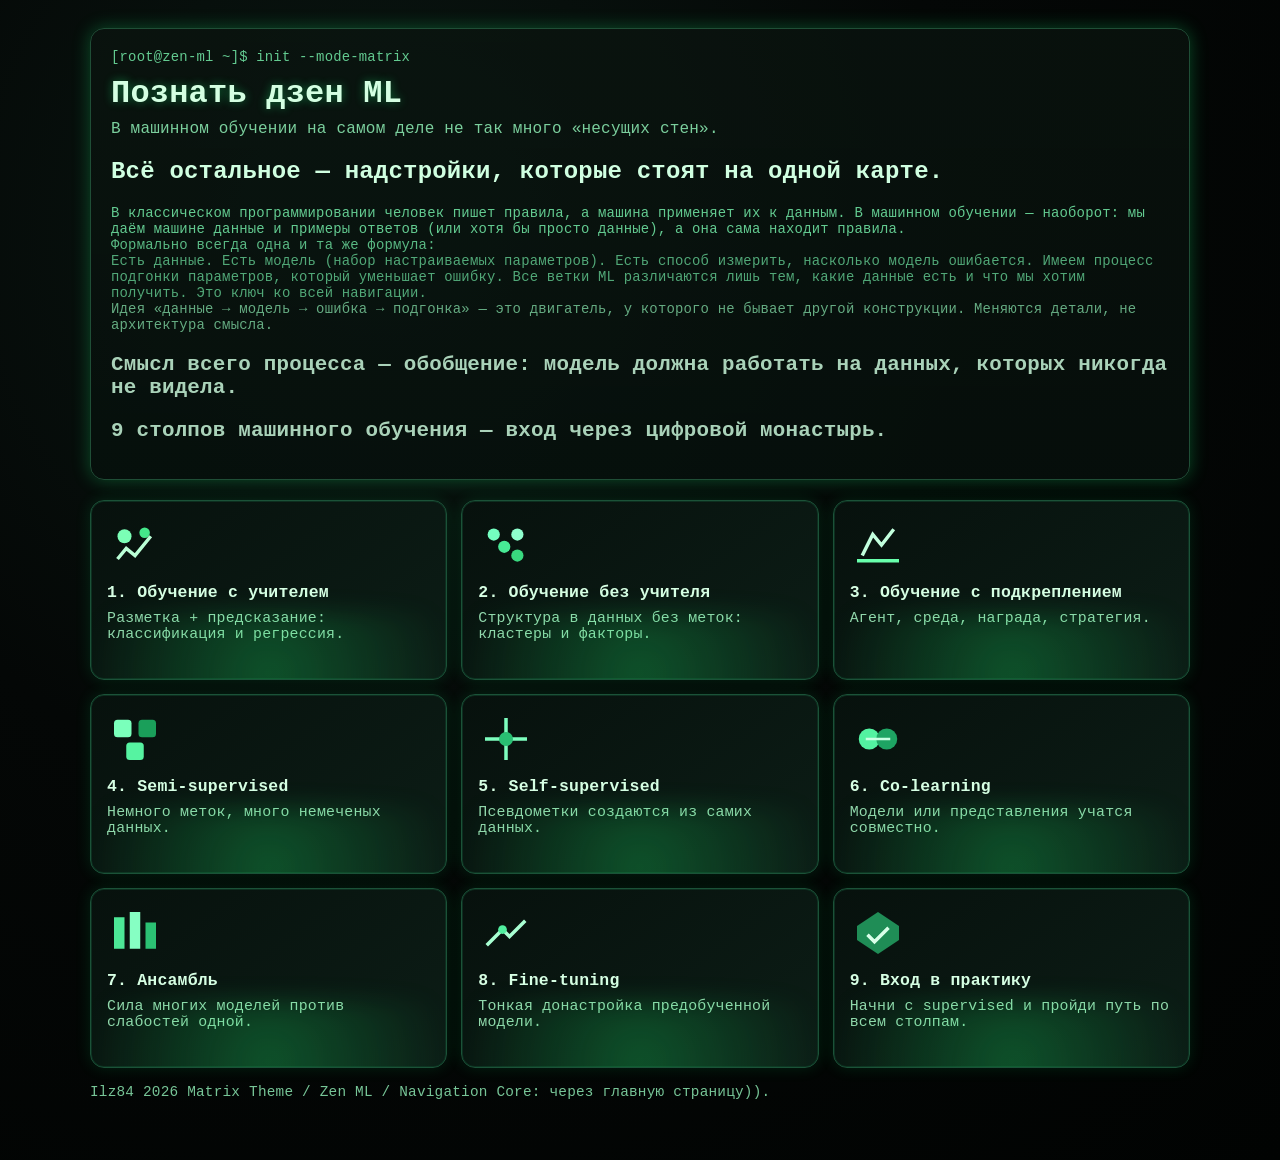
<file: index.html>
<!doctype html>
<html lang="ru">
<head>
  <meta charset="UTF-8" />
  <meta name="viewport" content="width=device-width, initial-scale=1.0" />
  <title>Познать дзен ML</title>
  <link rel="stylesheet" href="styles.css" />
</head>
<body>
  <div class="container">
    <header>
      <div class="terminal-tag">[root@zen-ml ~]$ init --mode-matrix</div>
      <h1>Познать дзен ML</h1>
      <p class="subtitle">В машинном обучении на самом деле не так много «несущих стен».</p>
	  <h2>Всё остальное — надстройки, которые стоят на одной карте.</h2>
	  <div class="terminal-tag">В классическом программировании человек пишет правила, а машина применяет их к данным. В машинном обучении — наоборот: мы даём машине данные и примеры ответов (или хотя бы просто данные), а она сама находит правила.
      <div class="terminal-tag">Формально всегда одна и та же формула:
      <div class="terminal-tag">Есть данные. Есть модель (набор настраиваемых параметров). Есть способ измерить, насколько модель ошибается. Имеем процесс подгонки параметров, который уменьшает ошибку.
Все ветки ML различаются лишь тем, какие данные есть и что мы хотим получить. Это ключ ко всей навигации.</div>
      <p class="subtitle">Идея «данные → модель → ошибка → подгонка» — это двигатель, у которого не бывает другой конструкции. Меняются детали, не архитектура смысла.</p>
      <h2>Смысл всего процесса — обобщение: модель должна работать на данных, которых никогда не видела.</h2>
	  <h2>9 столпов машинного обучения — вход через цифровой монастырь.</h2>
    </header>

    <main class="grid">
      <a class="card-link" data-transition="matrix" href="supervised.html">
        <svg class="icon" viewBox="0 0 64 64"><circle cx="20" cy="22" r="8" fill="#7bffb6"/><circle cx="43" cy="18" r="6" fill="#44e88a"/><path d="M12 48l10-12 10 8 18-22" stroke="#baffd6" stroke-width="4" fill="none"/></svg>
        <h3 class="card-title">1. Обучение с учителем</h3>
        <p class="card-desc">Разметка + предсказание: классификация и регрессия.</p>
      </a>

      <a class="card-link" data-transition="matrix" href="unsupervised.html">
        <svg class="icon" viewBox="0 0 64 64"><circle cx="18" cy="20" r="7" fill="#74ffc0"/><circle cx="30" cy="34" r="7" fill="#47ea95"/><circle cx="45" cy="20" r="7" fill="#8fffce"/><circle cx="45" cy="44" r="7" fill="#39d97f"/></svg>
        <h3 class="card-title">2. Обучение без учителя</h3>
        <p class="card-desc">Структура в данных без меток: кластеры и факторы.</p>
      </a>

      <a class="card-link" data-transition="matrix" href="reinforcement.html">
        <svg class="icon" viewBox="0 0 64 64"><path d="M8 50h48" stroke="#68ffac" stroke-width="4"/><path d="M14 44l12-24 10 12 14-18" stroke="#c2ffdd" stroke-width="4" fill="none"/></svg>
        <h3 class="card-title">3. Обучение с подкреплением</h3>
        <p class="card-desc">Агент, среда, награда, стратегия.</p>
      </a>

      <a class="card-link" data-transition="matrix" href="semisupervised.html">
        <svg class="icon" viewBox="0 0 64 64"><rect x="8" y="10" width="20" height="20" rx="4" fill="#7affbb"/><rect x="36" y="10" width="20" height="20" rx="4" fill="#1a9f5a"/><rect x="22" y="36" width="20" height="20" rx="4" fill="#56f3a1"/></svg>
        <h3 class="card-title">4. Semi-supervised</h3>
        <p class="card-desc">Немного меток, много немеченых данных.</p>
      </a>

      <a class="card-link" data-transition="matrix" href="selfsupervised.html">
        <svg class="icon" viewBox="0 0 64 64"><path d="M32 8v48M8 32h48" stroke="#7dfebe" stroke-width="4"/><circle cx="32" cy="32" r="8" fill="#29bf72"/></svg>
        <h3 class="card-title">5. Self-supervised</h3>
        <p class="card-desc">Псевдометки создаются из самих данных.</p>
      </a>

      <a class="card-link" data-transition="matrix" href="colearning.html">
        <svg class="icon" viewBox="0 0 64 64"><circle cx="22" cy="32" r="12" fill="#53f2a1"/><circle cx="42" cy="32" r="12" fill="#1ea463"/><path d="M18 32h28" stroke="#c8ffe2" stroke-width="3"/></svg>
        <h3 class="card-title">6. Co-learning</h3>
        <p class="card-desc">Модели или представления учатся совместно.</p>
      </a>

      <a class="card-link" data-transition="matrix" href="ensemble.html">
        <svg class="icon" viewBox="0 0 64 64"><rect x="8" y="14" width="12" height="36" fill="#4ce796"/><rect x="26" y="8" width="12" height="42" fill="#86ffc3"/><rect x="44" y="20" width="12" height="30" fill="#2bc173"/></svg>
        <h3 class="card-title">7. Ансамбль</h3>
        <p class="card-desc">Сила многих моделей против слабостей одной.</p>
      </a>

      <a class="card-link" data-transition="matrix" href="finetuning.html">
        <svg class="icon" viewBox="0 0 64 64"><path d="M10 46l18-18 8 8 18-18" stroke="#a8ffd2" stroke-width="4" fill="none"/><circle cx="28" cy="28" r="5" fill="#51ef9f"/></svg>
        <h3 class="card-title">8. Fine-tuning</h3>
        <p class="card-desc">Тонкая донастройка предобученной модели.</p>
      </a>

      <a class="card-link" data-transition="matrix" href="supervised.html">
        <svg class="icon" viewBox="0 0 64 64"><polygon points="32,8 56,24 56,40 32,56 8,40 8,24" fill="#1f8d56"/><path d="M20 34l8 8 16-16" stroke="#d9ffe9" stroke-width="4" fill="none"/></svg>
        <h3 class="card-title">9. Вход в практику</h3>
        <p class="card-desc">Начни с supervised и пройди путь по всем столпам.</p>
      </a>
    </main>

    <footer>	Ilz84	 2026		Matrix Theme / Zen ML / Navigation Core: через главную страницу)).</footer>
  </div>
  <script src="matrix-transition.js"></script>
</body>
</html>
</file>
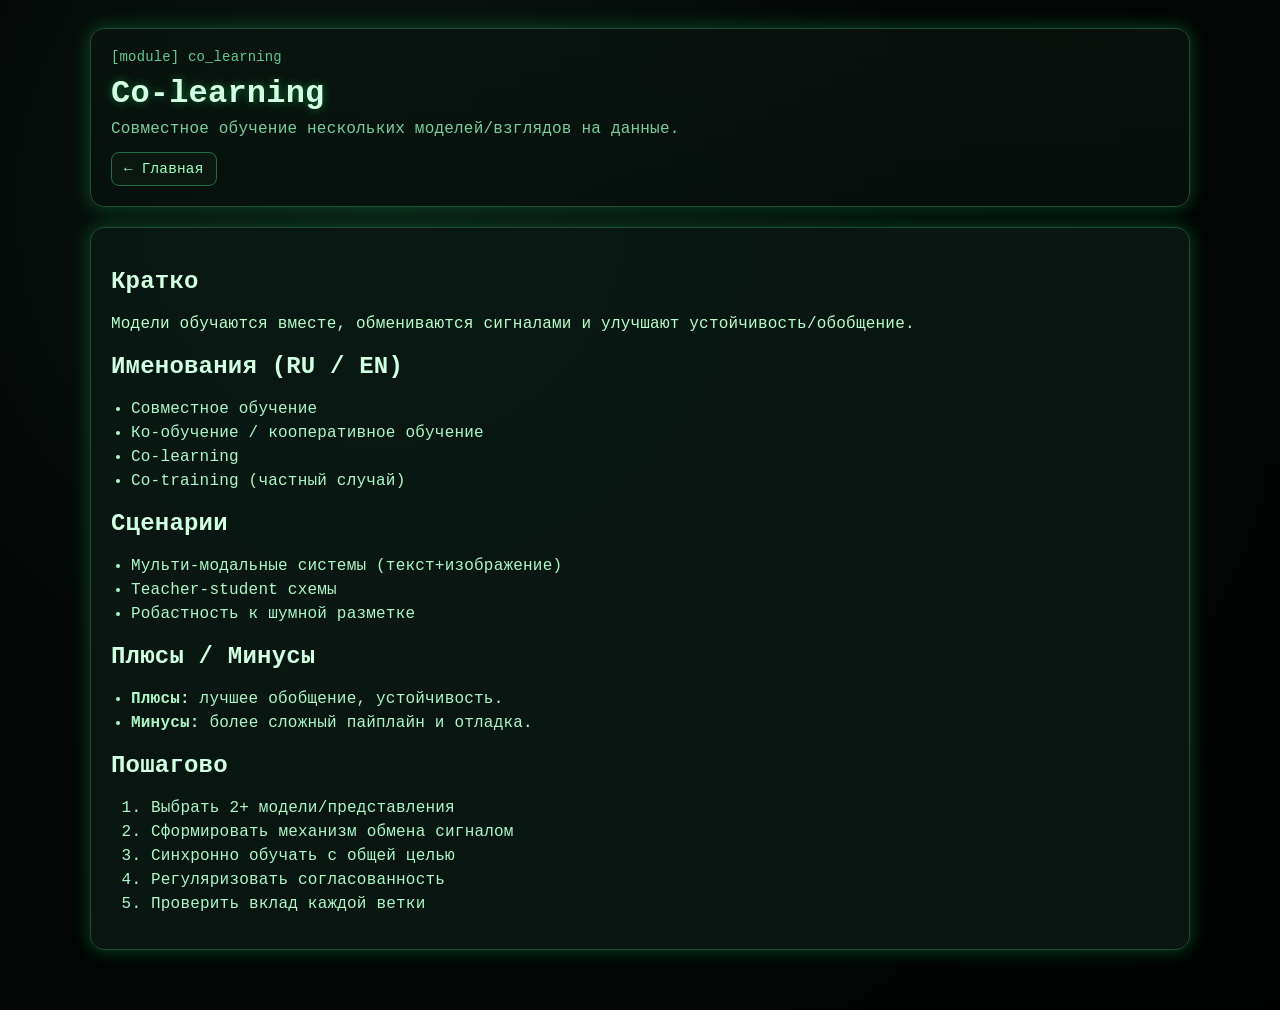
<file: colearning.html>
<!doctype html>
<html lang="ru">
<head>
  <meta charset="UTF-8" />
  <meta name="viewport" content="width=device-width, initial-scale=1.0" />
  <title>Co-learning</title>
  <link rel="stylesheet" href="styles.css" />
</head>
<body>
  <div class="container">
    <header>
      <div class="terminal-tag">[module] co_learning</div>
      <h1>Co-learning</h1>
      <p class="subtitle">Совместное обучение нескольких моделей/взглядов на данные.</p>
      <nav class="main-nav"><a class="nav-btn" data-transition="matrix" href="index.html">← Главная</a></nav>
    </header>

    <section class="content">
      <h2>Кратко</h2>
      <p>Модели обучаются вместе, обмениваются сигналами и улучшают устойчивость/обобщение.</p>

      <h2>Именования (RU / EN)</h2>
      <ul>
        <li>Совместное обучение</li>
        <li>Ко-обучение / кооперативное обучение</li>
        <li>Co-learning</li>
        <li>Co-training (частный случай)</li>
      </ul>

      <h2>Сценарии</h2>
      <ul>
        <li>Мульти-модальные системы (текст+изображение)</li>
        <li>Teacher-student схемы</li>
        <li>Робастность к шумной разметке</li>
      </ul>

      <h2>Плюсы / Минусы</h2>
      <ul>
        <li><b>Плюсы:</b> лучшее обобщение, устойчивость.</li>
        <li><b>Минусы:</b> более сложный пайплайн и отладка.</li>
      </ul>

      <h2>Пошагово</h2>
      <ol>
        <li>Выбрать 2+ модели/представления</li>
        <li>Сформировать механизм обмена сигналом</li>
        <li>Синхронно обучать с общей целью</li>
        <li>Регуляризовать согласованность</li>
        <li>Проверить вклад каждой ветки</li>
      </ol>
    </section>
  </div>
  <script src="matrix-transition.js"></script>
</body>
</html>
</file>
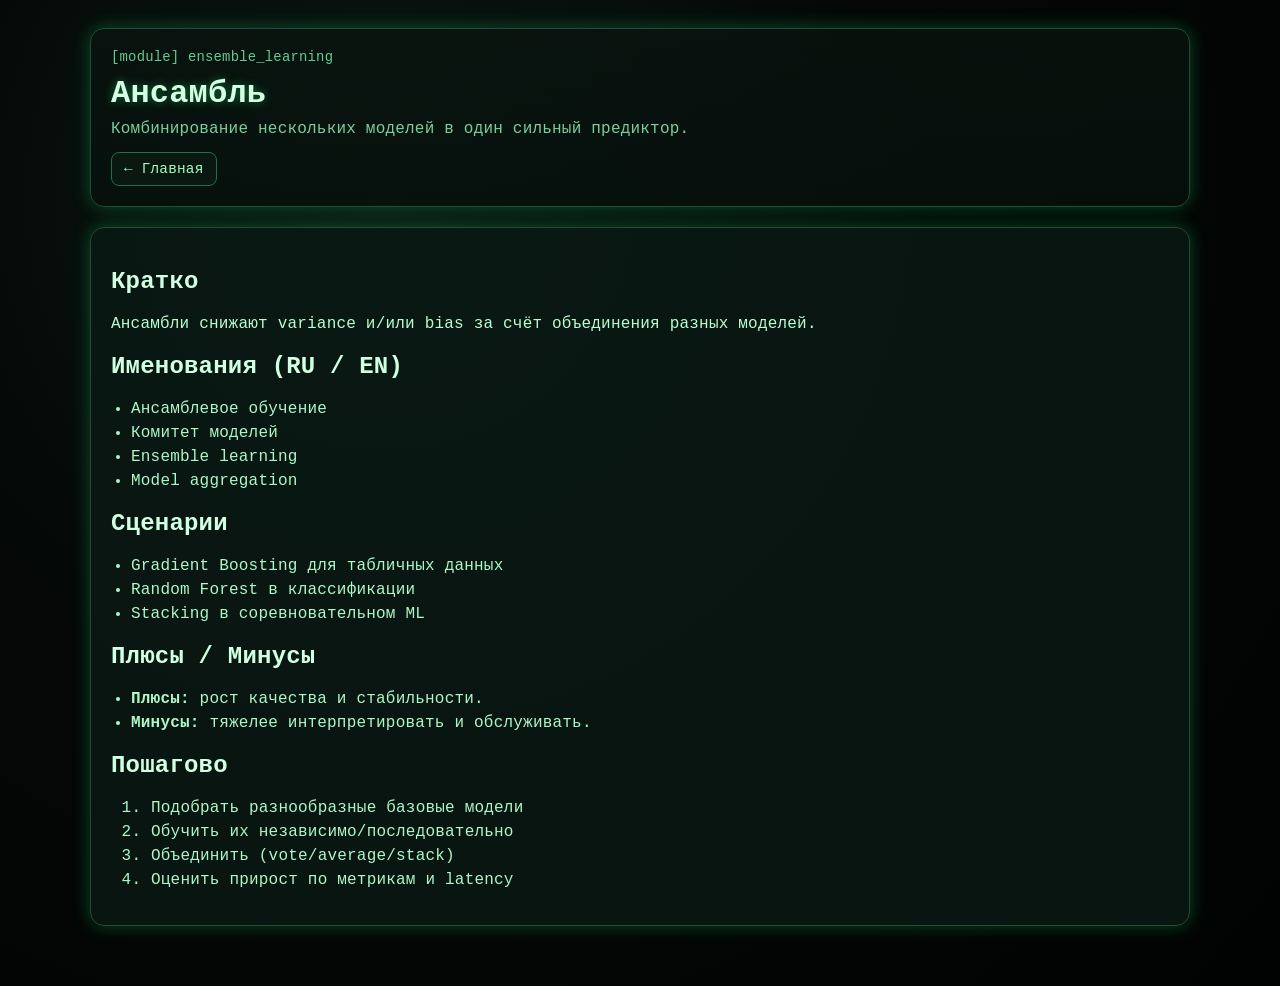
<file: ensemble.html>
<!doctype html>
<html lang="ru">
<head>
  <meta charset="UTF-8" />
  <meta name="viewport" content="width=device-width, initial-scale=1.0" />
  <title>Ансамбли</title>
  <link rel="stylesheet" href="styles.css" />
</head>
<body>
  <div class="container">
    <header>
      <div class="terminal-tag">[module] ensemble_learning</div>
      <h1>Ансамбль</h1>
      <p class="subtitle">Комбинирование нескольких моделей в один сильный предиктор.</p>
      <nav class="main-nav"><a class="nav-btn" data-transition="matrix" href="index.html">← Главная</a></nav>
    </header>

    <section class="content">
      <h2>Кратко</h2>
      <p>Ансамбли снижают variance и/или bias за счёт объединения разных моделей.</p>

      <h2>Именования (RU / EN)</h2>
      <ul>
        <li>Ансамблевое обучение</li>
        <li>Комитет моделей</li>
        <li>Ensemble learning</li>
        <li>Model aggregation</li>
      </ul>

      <h2>Сценарии</h2>
      <ul>
        <li>Gradient Boosting для табличных данных</li>
        <li>Random Forest в классификации</li>
        <li>Stacking в соревновательном ML</li>
      </ul>

      <h2>Плюсы / Минусы</h2>
      <ul>
        <li><b>Плюсы:</b> рост качества и стабильности.</li>
        <li><b>Минусы:</b> тяжелее интерпретировать и обслуживать.</li>
      </ul>

      <h2>Пошагово</h2>
      <ol>
        <li>Подобрать разнообразные базовые модели</li>
        <li>Обучить их независимо/последовательно</li>
        <li>Объединить (vote/average/stack)</li>
        <li>Оценить прирост по метрикам и latency</li>
      </ol>
    </section>
  </div>
  <script src="matrix-transition.js"></script>
</body>
</html>
</file>
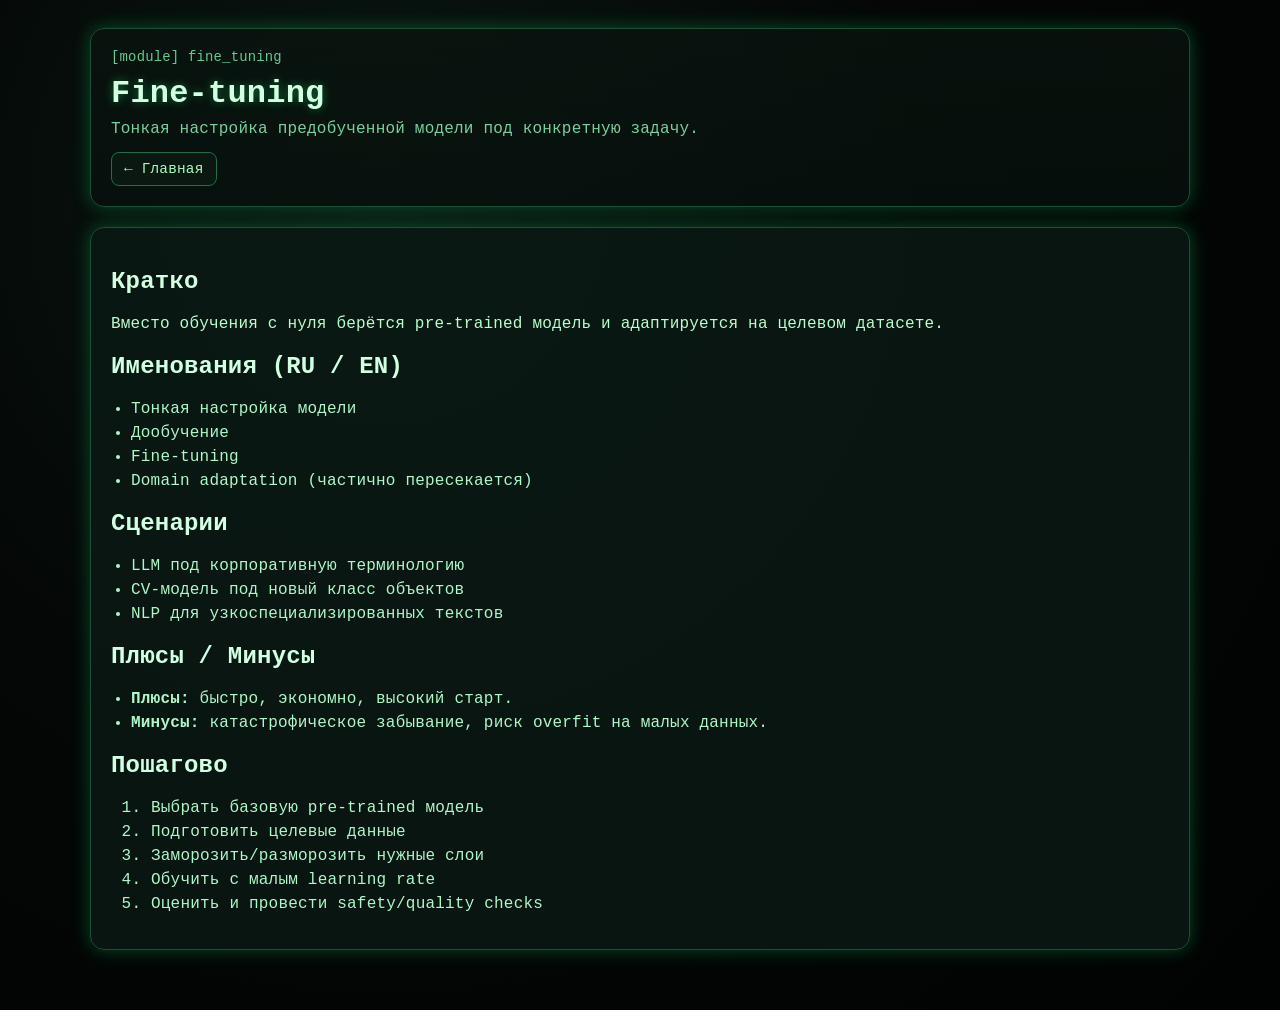
<file: finetuning.html>
<!doctype html>
<html lang="ru">
<head>
  <meta charset="UTF-8" />
  <meta name="viewport" content="width=device-width, initial-scale=1.0" />
  <title>Fine-tuning</title>
  <link rel="stylesheet" href="styles.css" />
</head>
<body>
  <div class="container">
    <header>
      <div class="terminal-tag">[module] fine_tuning</div>
      <h1>Fine-tuning</h1>
      <p class="subtitle">Тонкая настройка предобученной модели под конкретную задачу.</p>
      <nav class="main-nav"><a class="nav-btn" data-transition="matrix" href="index.html">← Главная</a></nav>
    </header>

    <section class="content">
      <h2>Кратко</h2>
      <p>Вместо обучения с нуля берётся pre-trained модель и адаптируется на целевом датасете.</p>

      <h2>Именования (RU / EN)</h2>
      <ul>
        <li>Тонкая настройка модели</li>
        <li>Дообучение</li>
        <li>Fine-tuning</li>
        <li>Domain adaptation (частично пересекается)</li>
      </ul>

      <h2>Сценарии</h2>
      <ul>
        <li>LLM под корпоративную терминологию</li>
        <li>CV-модель под новый класс объектов</li>
        <li>NLP для узкоспециализированных текстов</li>
      </ul>

      <h2>Плюсы / Минусы</h2>
      <ul>
        <li><b>Плюсы:</b> быстро, экономно, высокий старт.</li>
        <li><b>Минусы:</b> катастрофическое забывание, риск overfit на малых данных.</li>
      </ul>

      <h2>Пошагово</h2>
      <ol>
        <li>Выбрать базовую pre-trained модель</li>
        <li>Подготовить целевые данные</li>
        <li>Заморозить/разморозить нужные слои</li>
        <li>Обучить с малым learning rate</li>
        <li>Оценить и провести safety/quality checks</li>
      </ol>
    </section>
  </div>
  <script src="matrix-transition.js"></script>
</body>
</html>
</file>
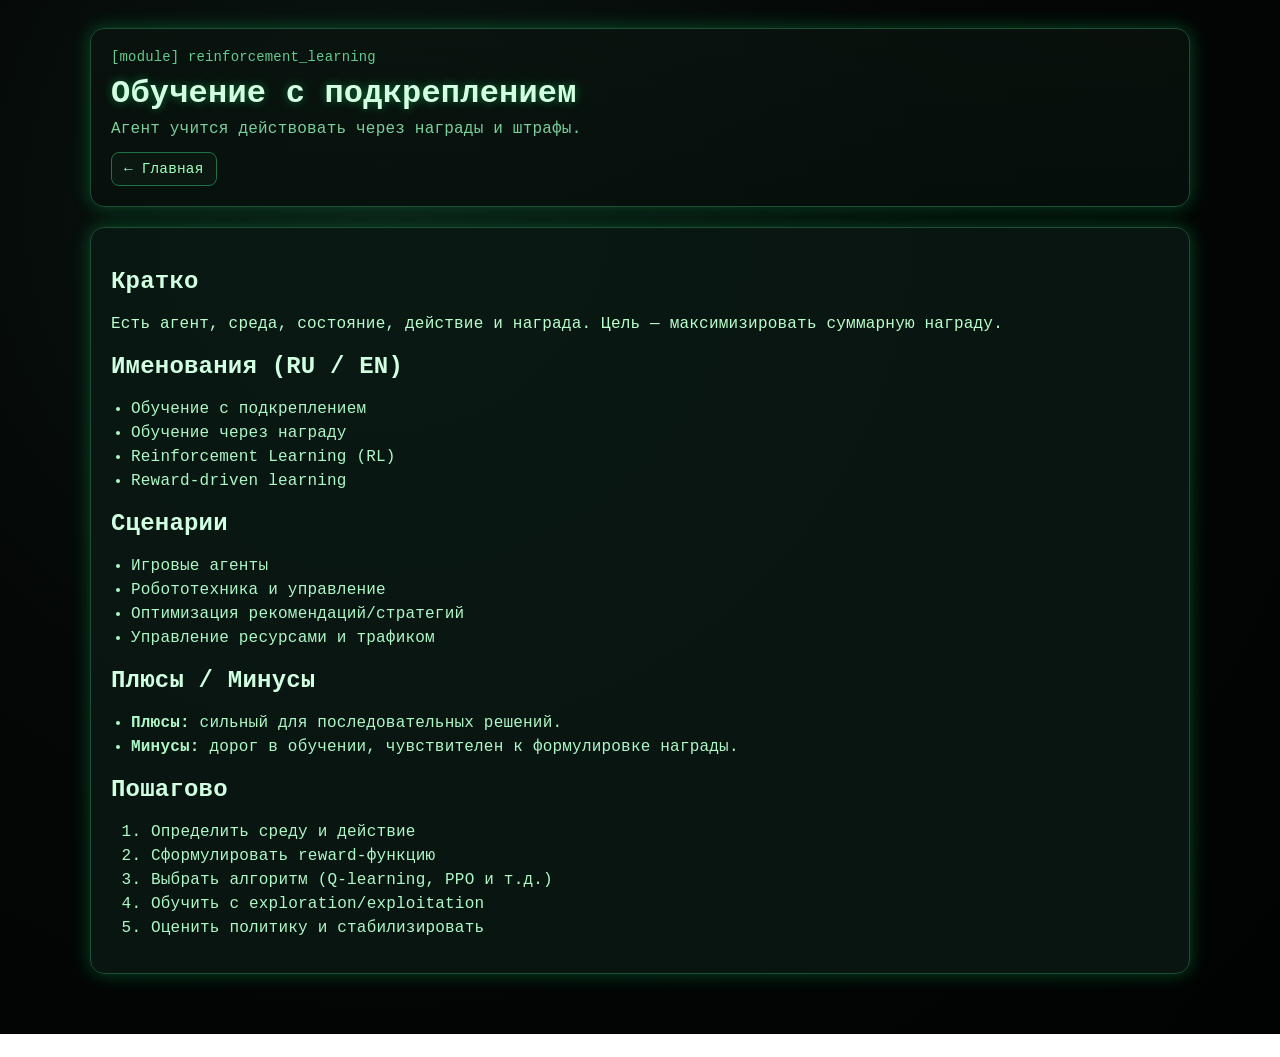
<file: reinforcement.html>
<!doctype html>
<html lang="ru">
<head>
  <meta charset="UTF-8" />
  <meta name="viewport" content="width=device-width, initial-scale=1.0" />
  <title>Обучение с подкреплением</title>
  <link rel="stylesheet" href="styles.css" />
</head>
<body>
  <div class="container">
    <header>
      <div class="terminal-tag">[module] reinforcement_learning</div>
      <h1>Обучение с подкреплением</h1>
      <p class="subtitle">Агент учится действовать через награды и штрафы.</p>
      <nav class="main-nav"><a class="nav-btn" data-transition="matrix" href="index.html">← Главная</a></nav>
    </header>

    <section class="content">
      <h2>Кратко</h2>
      <p>Есть агент, среда, состояние, действие и награда. Цель — максимизировать суммарную награду.</p>

      <h2>Именования (RU / EN)</h2>
      <ul>
        <li>Обучение с подкреплением</li>
        <li>Обучение через награду</li>
        <li>Reinforcement Learning (RL)</li>
        <li>Reward-driven learning</li>
      </ul>

      <h2>Сценарии</h2>
      <ul>
        <li>Игровые агенты</li>
        <li>Робототехника и управление</li>
        <li>Оптимизация рекомендаций/стратегий</li>
        <li>Управление ресурсами и трафиком</li>
      </ul>

      <h2>Плюсы / Минусы</h2>
      <ul>
        <li><b>Плюсы:</b> сильный для последовательных решений.</li>
        <li><b>Минусы:</b> дорог в обучении, чувствителен к формулировке награды.</li>
      </ul>

      <h2>Пошагово</h2>
      <ol>
        <li>Определить среду и действие</li>
        <li>Сформулировать reward-функцию</li>
        <li>Выбрать алгоритм (Q-learning, PPO и т.д.)</li>
        <li>Обучить с exploration/exploitation</li>
        <li>Оценить политику и стабилизировать</li>
      </ol>
    </section>
  </div>
  <script src="matrix-transition.js"></script>
</body>
</html>
</file>
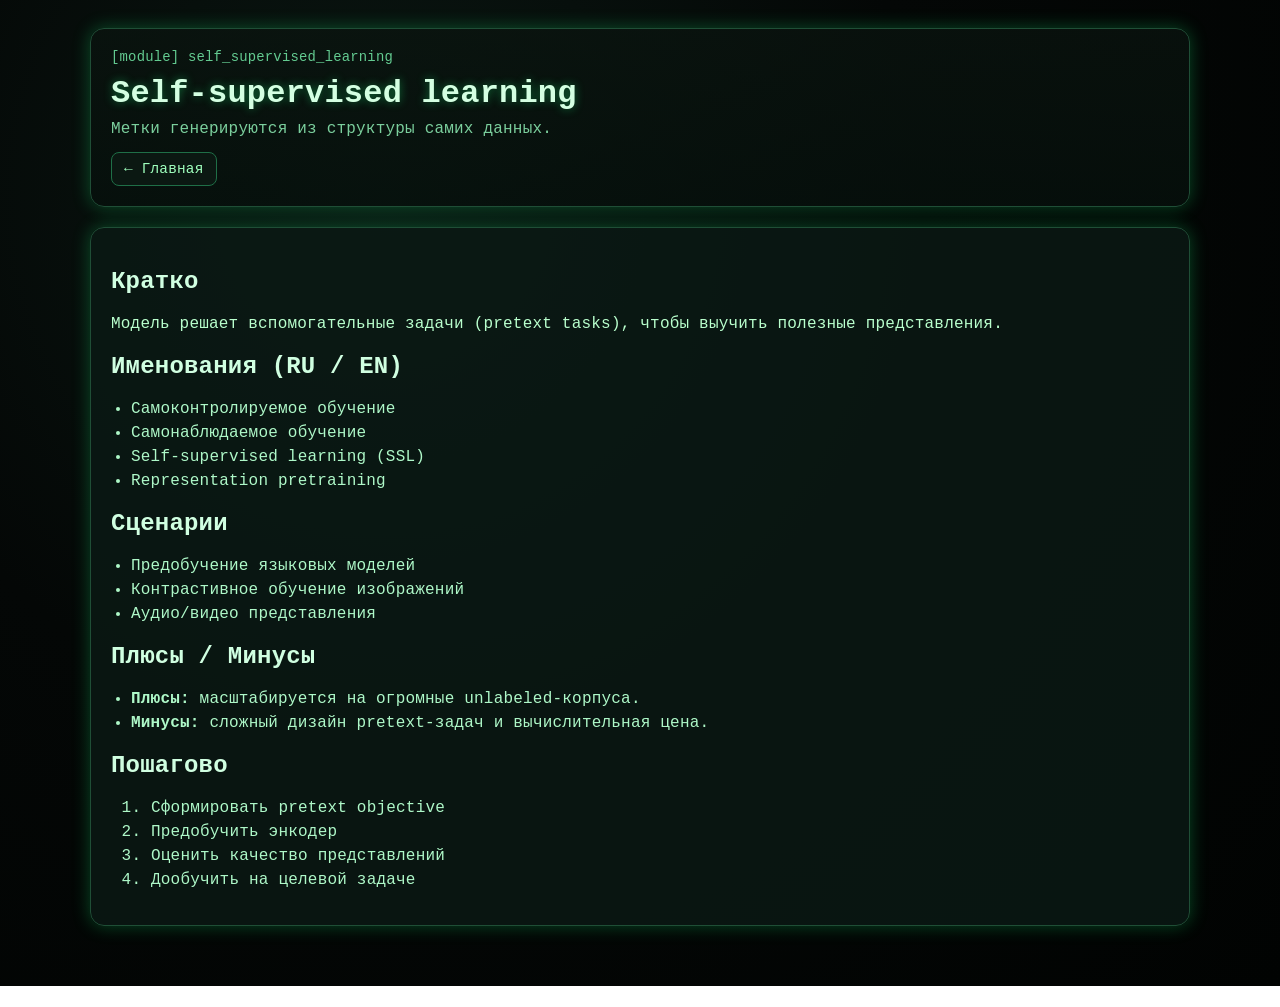
<file: selfsupervised.html>
<!doctype html>
<html lang="ru">
<head>
  <meta charset="UTF-8" />
  <meta name="viewport" content="width=device-width, initial-scale=1.0" />
  <title>Self-supervised learning</title>
  <link rel="stylesheet" href="styles.css" />
</head>
<body>
  <div class="container">
    <header>
      <div class="terminal-tag">[module] self_supervised_learning</div>
      <h1>Self-supervised learning</h1>
      <p class="subtitle">Метки генерируются из структуры самих данных.</p>
      <nav class="main-nav"><a class="nav-btn" data-transition="matrix" href="index.html">← Главная</a></nav>
    </header>

    <section class="content">
      <h2>Кратко</h2>
      <p>Модель решает вспомогательные задачи (pretext tasks), чтобы выучить полезные представления.</p>

      <h2>Именования (RU / EN)</h2>
      <ul>
        <li>Самоконтролируемое обучение</li>
        <li>Самонаблюдаемое обучение</li>
        <li>Self-supervised learning (SSL)</li>
        <li>Representation pretraining</li>
      </ul>

      <h2>Сценарии</h2>
      <ul>
        <li>Предобучение языковых моделей</li>
        <li>Контрастивное обучение изображений</li>
        <li>Аудио/видео представления</li>
      </ul>

      <h2>Плюсы / Минусы</h2>
      <ul>
        <li><b>Плюсы:</b> масштабируется на огромные unlabeled-корпуса.</li>
        <li><b>Минусы:</b> сложный дизайн pretext-задач и вычислительная цена.</li>
      </ul>

      <h2>Пошагово</h2>
      <ol>
        <li>Сформировать pretext objective</li>
        <li>Предобучить энкодер</li>
        <li>Оценить качество представлений</li>
        <li>Дообучить на целевой задаче</li>
      </ol>
    </section>
  </div>
  <script src="matrix-transition.js"></script>
</body>
</html>
</file>
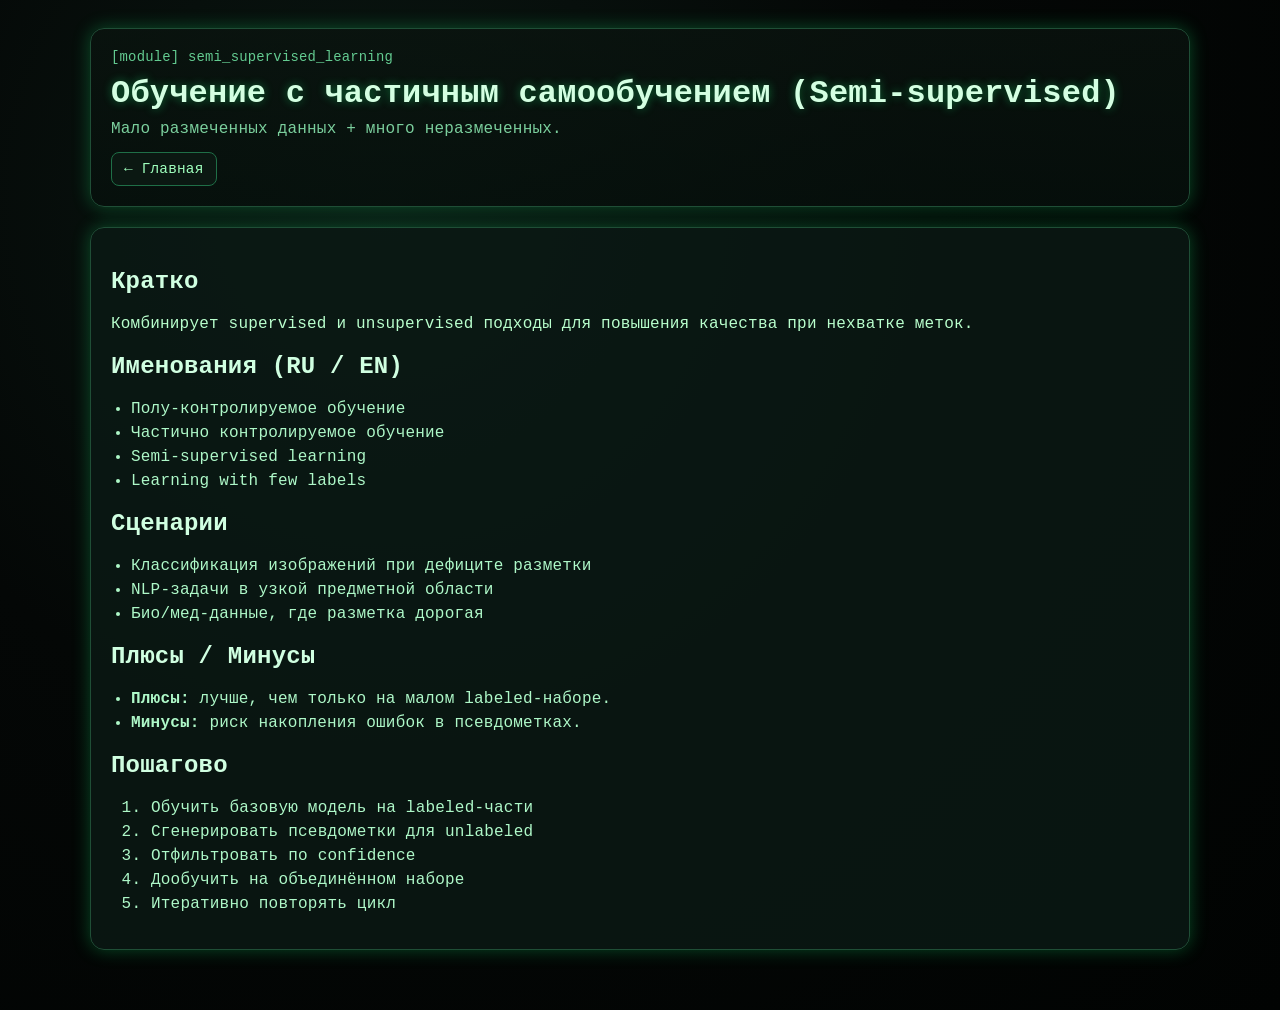
<file: semisupervised.html>
<!doctype html>
<html lang="ru">
<head>
  <meta charset="UTF-8" />
  <meta name="viewport" content="width=device-width, initial-scale=1.0" />
  <title>Semi-supervised learning</title>
  <link rel="stylesheet" href="styles.css" />
</head>
<body>
  <div class="container">
    <header>
      <div class="terminal-tag">[module] semi_supervised_learning</div>
      <h1>Обучение с частичным самообучением (Semi-supervised)</h1>
      <p class="subtitle">Мало размеченных данных + много неразмеченных.</p>
      <nav class="main-nav"><a class="nav-btn" data-transition="matrix" href="index.html">← Главная</a></nav>
    </header>

    <section class="content">
      <h2>Кратко</h2>
      <p>Комбинирует supervised и unsupervised подходы для повышения качества при нехватке меток.</p>

      <h2>Именования (RU / EN)</h2>
      <ul>
        <li>Полу-контролируемое обучение</li>
        <li>Частично контролируемое обучение</li>
        <li>Semi-supervised learning</li>
        <li>Learning with few labels</li>
      </ul>

      <h2>Сценарии</h2>
      <ul>
        <li>Классификация изображений при дефиците разметки</li>
        <li>NLP-задачи в узкой предметной области</li>
        <li>Био/мед-данные, где разметка дорогая</li>
      </ul>

      <h2>Плюсы / Минусы</h2>
      <ul>
        <li><b>Плюсы:</b> лучше, чем только на малом labeled-наборе.</li>
        <li><b>Минусы:</b> риск накопления ошибок в псевдометках.</li>
      </ul>

      <h2>Пошагово</h2>
      <ol>
        <li>Обучить базовую модель на labeled-части</li>
        <li>Сгенерировать псевдометки для unlabeled</li>
        <li>Отфильтровать по confidence</li>
        <li>Дообучить на объединённом наборе</li>
        <li>Итеративно повторять цикл</li>
      </ol>
    </section>
  </div>
  <script src="matrix-transition.js"></script>
</body>
</html>
</file>
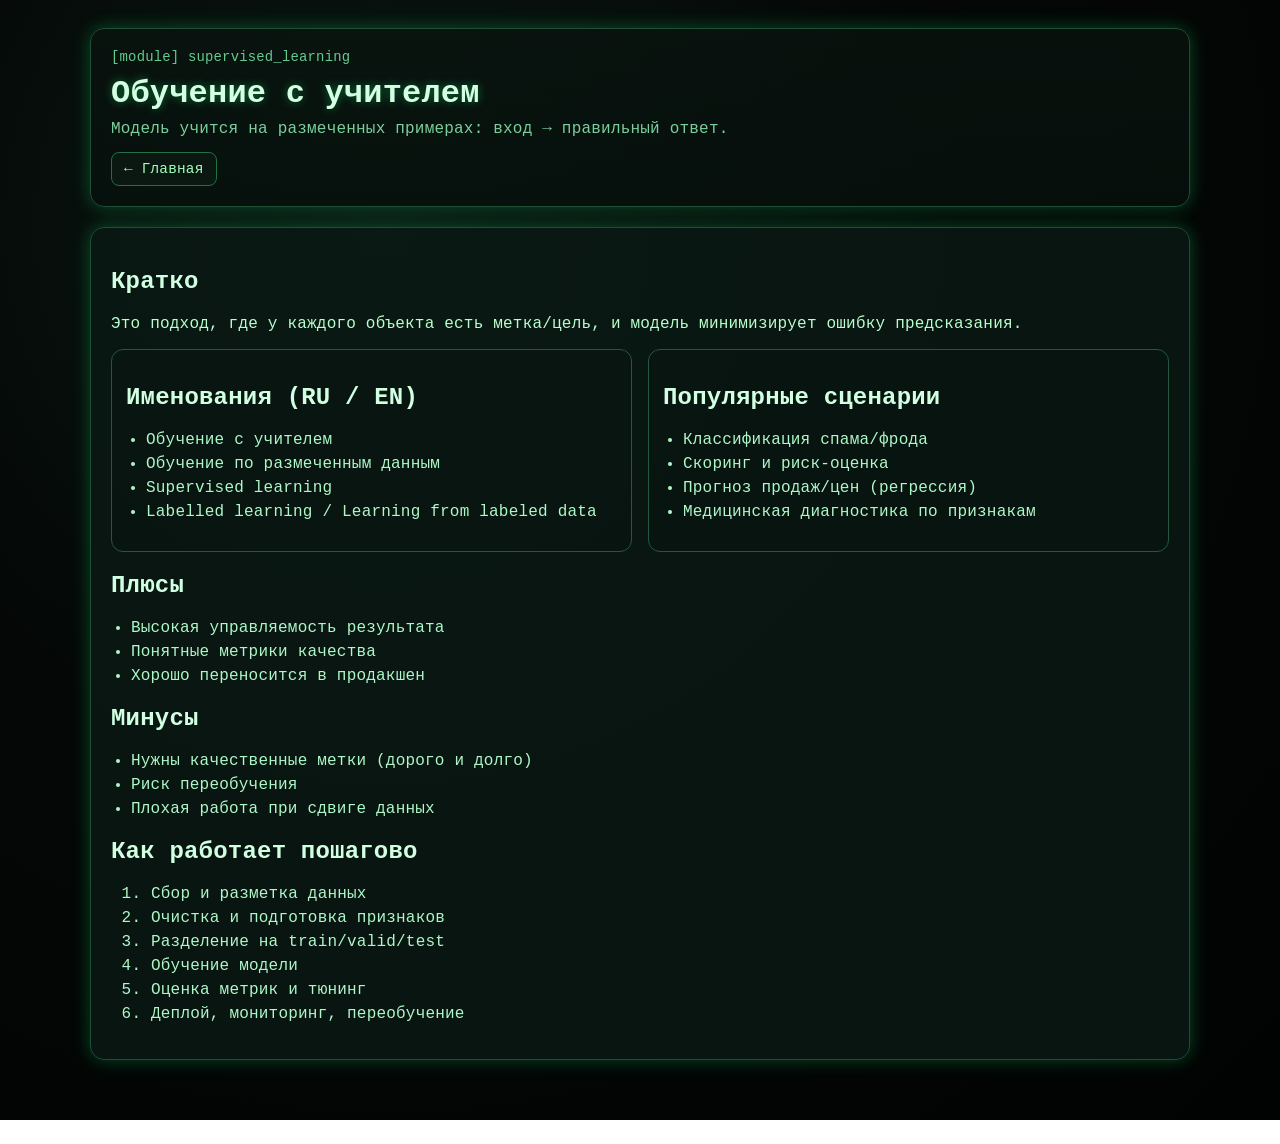
<file: supervised.html>
<!doctype html>
<html lang="ru">
<head>
  <meta charset="UTF-8" />
  <meta name="viewport" content="width=device-width, initial-scale=1.0" />
  <title>Обучение с учителем</title>
  <link rel="stylesheet" href="styles.css" />
</head>
<body>
  <div class="container">
    <header>
      <div class="terminal-tag">[module] supervised_learning</div>
      <h1>Обучение с учителем</h1>
      <p class="subtitle">Модель учится на размеченных примерах: вход → правильный ответ.</p>
      <nav class="main-nav">
        <a class="nav-btn" data-transition="matrix" href="index.html">← Главная</a>
      </nav>
    </header>

    <section class="content">
      <h2>Кратко</h2>
      <p>Это подход, где у каждого объекта есть метка/цель, и модель минимизирует ошибку предсказания.</p>

      <div class="columns">
        <div class="block">
          <h2>Именования (RU / EN)</h2>
          <ul>
            <li>Обучение с учителем</li>
            <li>Обучение по размеченным данным</li>
            <li>Supervised learning</li>
            <li>Labelled learning / Learning from labeled data</li>
          </ul>
        </div>
        <div class="block">
          <h2>Популярные сценарии</h2>
          <ul>
            <li>Классификация спама/фрода</li>
            <li>Скоринг и риск-оценка</li>
            <li>Прогноз продаж/цен (регрессия)</li>
            <li>Медицинская диагностика по признакам</li>
          </ul>
        </div>
      </div>

      <h2>Плюсы</h2>
      <ul>
        <li>Высокая управляемость результата</li>
        <li>Понятные метрики качества</li>
        <li>Хорошо переносится в продакшен</li>
      </ul>

      <h2>Минусы</h2>
      <ul>
        <li>Нужны качественные метки (дорого и долго)</li>
        <li>Риск переобучения</li>
        <li>Плохая работа при сдвиге данных</li>
      </ul>

      <h2>Как работает пошагово</h2>
      <ol>
        <li>Сбор и разметка данных</li>
        <li>Очистка и подготовка признаков</li>
        <li>Разделение на train/valid/test</li>
        <li>Обучение модели</li>
        <li>Оценка метрик и тюнинг</li>
        <li>Деплой, мониторинг, переобучение</li>
      </ol>
    </section>
  </div>
  <script src="matrix-transition.js"></script>
</body>
</html>
</file>
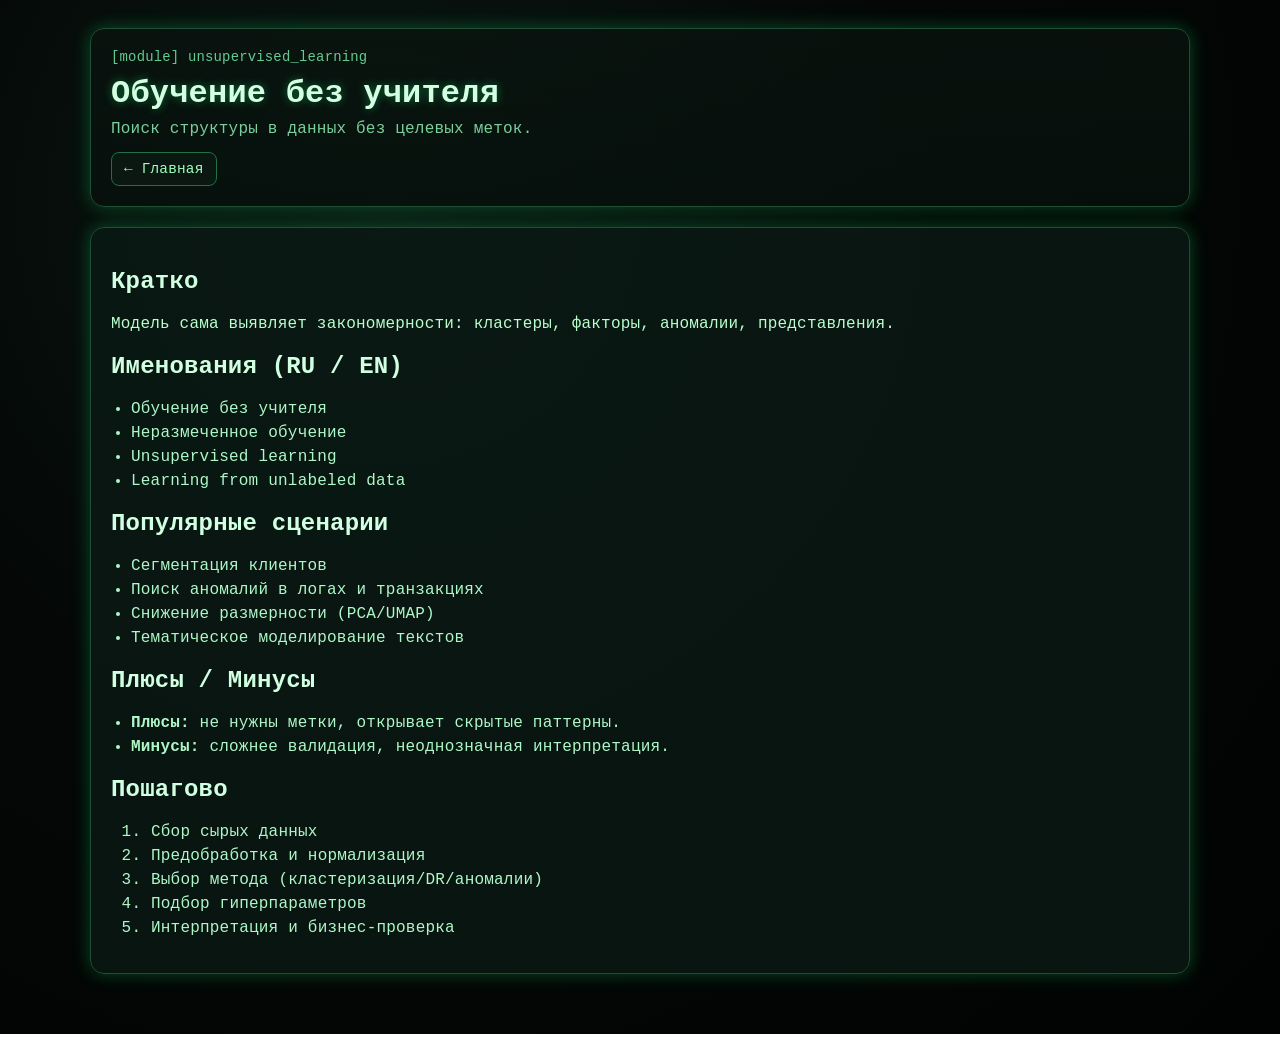
<file: unsupervised.html>
<!doctype html>
<html lang="ru">
<head>
  <meta charset="UTF-8" />
  <meta name="viewport" content="width=device-width, initial-scale=1.0" />
  <title>Обучение без учителя</title>
  <link rel="stylesheet" href="styles.css" />
</head>
<body>
  <div class="container">
    <header>
      <div class="terminal-tag">[module] unsupervised_learning</div>
      <h1>Обучение без учителя</h1>
      <p class="subtitle">Поиск структуры в данных без целевых меток.</p>
      <nav class="main-nav"><a class="nav-btn" data-transition="matrix" href="index.html">← Главная</a></nav>
    </header>

    <section class="content">
      <h2>Кратко</h2>
      <p>Модель сама выявляет закономерности: кластеры, факторы, аномалии, представления.</p>

      <h2>Именования (RU / EN)</h2>
      <ul>
        <li>Обучение без учителя</li>
        <li>Неразмеченное обучение</li>
        <li>Unsupervised learning</li>
        <li>Learning from unlabeled data</li>
      </ul>

      <h2>Популярные сценарии</h2>
      <ul>
        <li>Сегментация клиентов</li>
        <li>Поиск аномалий в логах и транзакциях</li>
        <li>Снижение размерности (PCA/UMAP)</li>
        <li>Тематическое моделирование текстов</li>
      </ul>

      <h2>Плюсы / Минусы</h2>
      <ul>
        <li><b>Плюсы:</b> не нужны метки, открывает скрытые паттерны.</li>
        <li><b>Минусы:</b> сложнее валидация, неоднозначная интерпретация.</li>
      </ul>

      <h2>Пошагово</h2>
      <ol>
        <li>Сбор сырых данных</li>
        <li>Предобработка и нормализация</li>
        <li>Выбор метода (кластеризация/DR/аномалии)</li>
        <li>Подбор гиперпараметров</li>
        <li>Интерпретация и бизнес-проверка</li>
      </ol>
    </section>
  </div>
  <script src="matrix-transition.js"></script>
</body>
</html>
</file>
<file: styles.css>
:root {
  --bg: #040706;
  --bg-soft: #07100d;
  --card: #0b1a14cc;
  --line: #1aff72;
  --line-soft: #12a852;
  --text: #b9ffcd;
  --muted: #7bcf9d;
  --danger: #ff5f7a;
  --shadow: 0 0 18px #15ff7b44;
}

* {
  box-sizing: border-box;
}

html,
body {
  margin: 0;
  padding: 0;
  min-height: 100%;
  background: radial-gradient(circle at 30% 20%, #0a1712, var(--bg) 45%, #010302 100%);
  color: var(--text);
  font-family: "JetBrains Mono", "Cascadia Code", "Fira Code", monospace;
  letter-spacing: 0.2px;
}

body::before {
  content: "";
  position: fixed;
  inset: 0;
  background-image:
    linear-gradient(rgba(30, 255, 130, 0.03) 1px, transparent 1px),
    linear-gradient(90deg, rgba(30, 255, 130, 0.03) 1px, transparent 1px);
  background-size: 24px 24px;
  pointer-events: none;
  z-index: -2;
}

body::after {
  content: "";
  position: fixed;
  inset: 0;
  pointer-events: none;
  z-index: -1;
  background: repeating-linear-gradient(
    to bottom,
    rgba(0, 0, 0, 0.0) 0px,
    rgba(0, 0, 0, 0.0) 2px,
    rgba(0, 0, 0, 0.08) 3px,
    rgba(0, 0, 0, 0.08) 4px
  );
  mix-blend-mode: soft-light;
}

a {
  color: #7cffb0;
  text-decoration: none;
  transition: 0.25s;
}

a:hover {
  color: #c8ffe0;
  text-shadow: 0 0 8px #2cff88;
}

.container {
  width: min(1100px, 92vw);
  margin: 0 auto;
  padding: 28px 0 60px;
}

header {
  border: 1px solid #1f4e36;
  border-radius: 14px;
  background: linear-gradient(180deg, #0a140fbb, #06100ccc);
  box-shadow: var(--shadow);
  padding: 20px;
  margin-bottom: 20px;
}

.terminal-tag {
  color: #6ddf9f;
  font-size: 0.87rem;
  opacity: 0.9;
}

h1 {
  margin: 10px 0 8px;
  color: #d4ffe2;
  text-shadow: 0 0 10px #18ff7d66;
}

.subtitle {
  color: var(--muted);
  margin: 0;
}

nav.main-nav {
  margin-top: 14px;
  display: flex;
  flex-wrap: wrap;
  gap: 10px;
}

.nav-btn {
  border: 1px solid #1f6f47;
  background: #0b1812;
  padding: 8px 12px;
  border-radius: 8px;
  color: #9fffbd;
  font-size: 0.9rem;
}

.nav-btn:hover {
  background: #10241a;
  box-shadow: 0 0 12px #29ff8b55;
}

.grid {
  display: grid;
  grid-template-columns: repeat(3, minmax(210px, 1fr));
  gap: 14px;
  margin-top: 18px;
}

.card-link {
  display: block;
  border: 1px solid #1b5238;
  border-radius: 14px;
  background: linear-gradient(145deg, #07110d, #0c1d16);
  padding: 16px;
  min-height: 180px;
  position: relative;
  overflow: hidden;
  box-shadow: inset 0 0 0 1px #0d2e1f, 0 0 16px #0eff7b1f;
  transition: 0.3s transform, 0.3s box-shadow, 0.3s border-color;
}

.card-link:hover {
  transform: translateY(-4px);
  border-color: #34e784;
  box-shadow: inset 0 0 0 1px #39ff9225, 0 0 20px #1dff865a;
}

.card-link::after {
  content: "";
  position: absolute;
  inset: auto -20% -30% -20%;
  height: 120px;
  background: radial-gradient(circle, #1aff7240, transparent 70%);
  filter: blur(12px);
}

.icon {
  width: 56px;
  height: 56px;
  margin-bottom: 10px;
  display: block;
}

.card-title {
  font-size: 1.03rem;
  color: #d7ffe4;
  margin: 0 0 8px;
}

.card-desc {
  color: #93d8ad;
  margin: 0;
  font-size: 0.93rem;
}

.content {
  border: 1px solid #1f4e36;
  border-radius: 14px;
  padding: 20px;
  background: var(--card);
  box-shadow: var(--shadow);
}

h2 {
  margin-top: 20px;
  color: #d0ffe1;
}

ul {
  padding-left: 20px;
}

li {
  margin: 6px 0;
  color: #aef8c8;
}

.columns {
  display: grid;
  grid-template-columns: repeat(2, minmax(260px, 1fr));
  gap: 16px;
}

.block {
  border: 1px solid #22593e;
  border-radius: 12px;
  padding: 14px;
  background: #08140fcc;
}

footer {
  margin-top: 16px;
  color: #77c597;
  font-size: 0.9rem;
}

/* Transition overlay */
#matrix-transition {
  position: fixed;
  inset: 0;
  z-index: 9999;
  background: #020603;
  display: none;
}

#matrix-transition.active {
  display: block;
}

#matrix-transition canvas {
  width: 100%;
  height: 100%;
  display: block;
}

#matrix-transition .loading-label {
  position: absolute;
  bottom: 24px;
  left: 50%;
  transform: translateX(-50%);
  color: #98ffbe;
  letter-spacing: 1px;
  text-transform: uppercase;
  font-size: 0.83rem;
  opacity: 0.85;
}

@media (max-width: 860px) {
  .grid {
    grid-template-columns: 1fr;
  }
  .columns {
    grid-template-columns: 1fr;
  }
}
</file>
